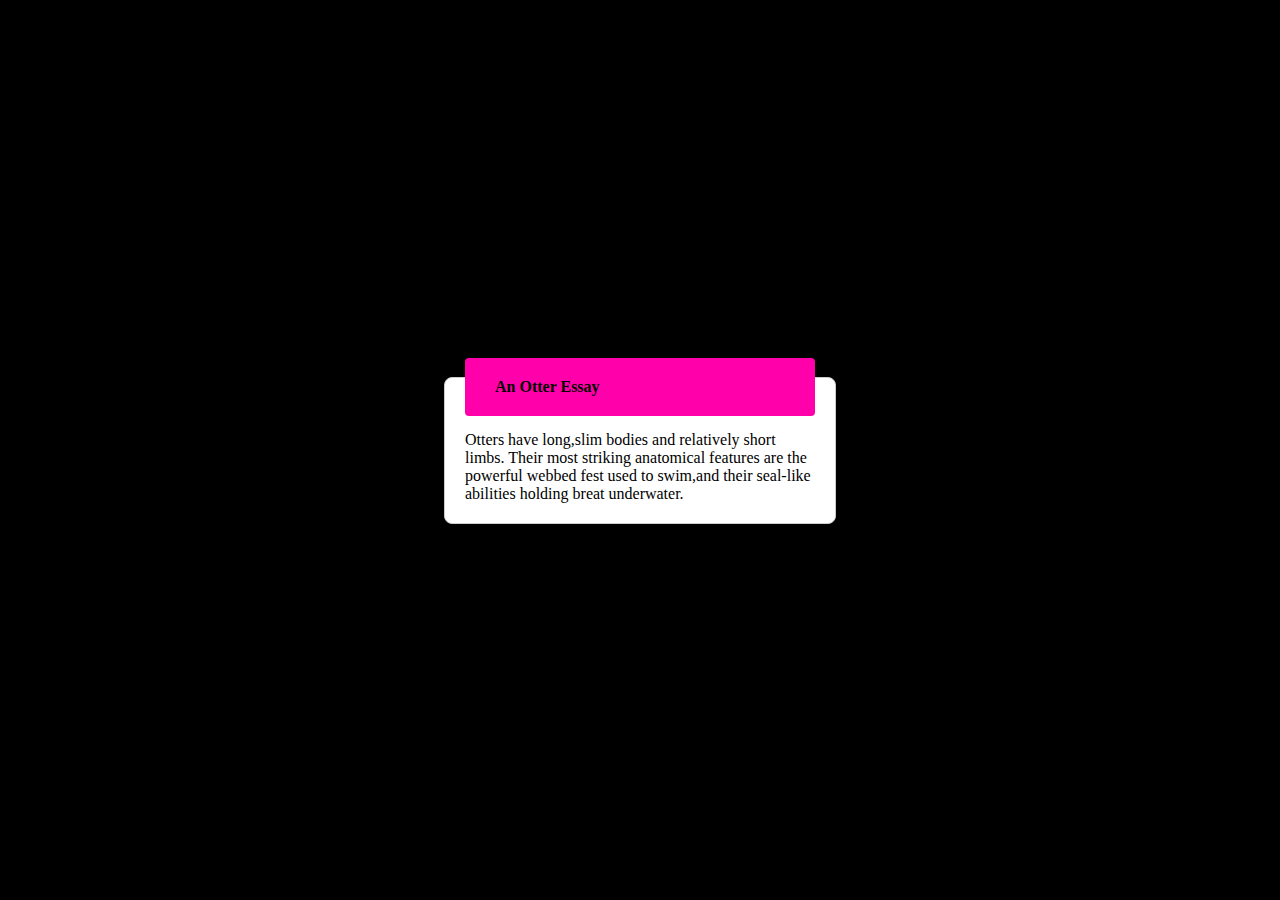
<file: css-assignments/Exercise_1/index.html>
<html lang="en">
<head>
    <meta charset="UTF-8">
    <meta name="viewport" content="width=device-width, initial-scale=1.0">
    <title>Otter Essay</title>
    <link rel="stylesheet" href="stylesheet/style.css">
</head>
<body>
    <div class="container">
        <div class="heading">An Otter Essay</div>
        <div class="content">
            Otters have long,slim bodies and relatively short limbs. Their most striking anatomical features are the powerful webbed fest used to swim,and their seal-like abilities holding breat underwater.
        </div>
    </div>
</body>
</html>
</file>
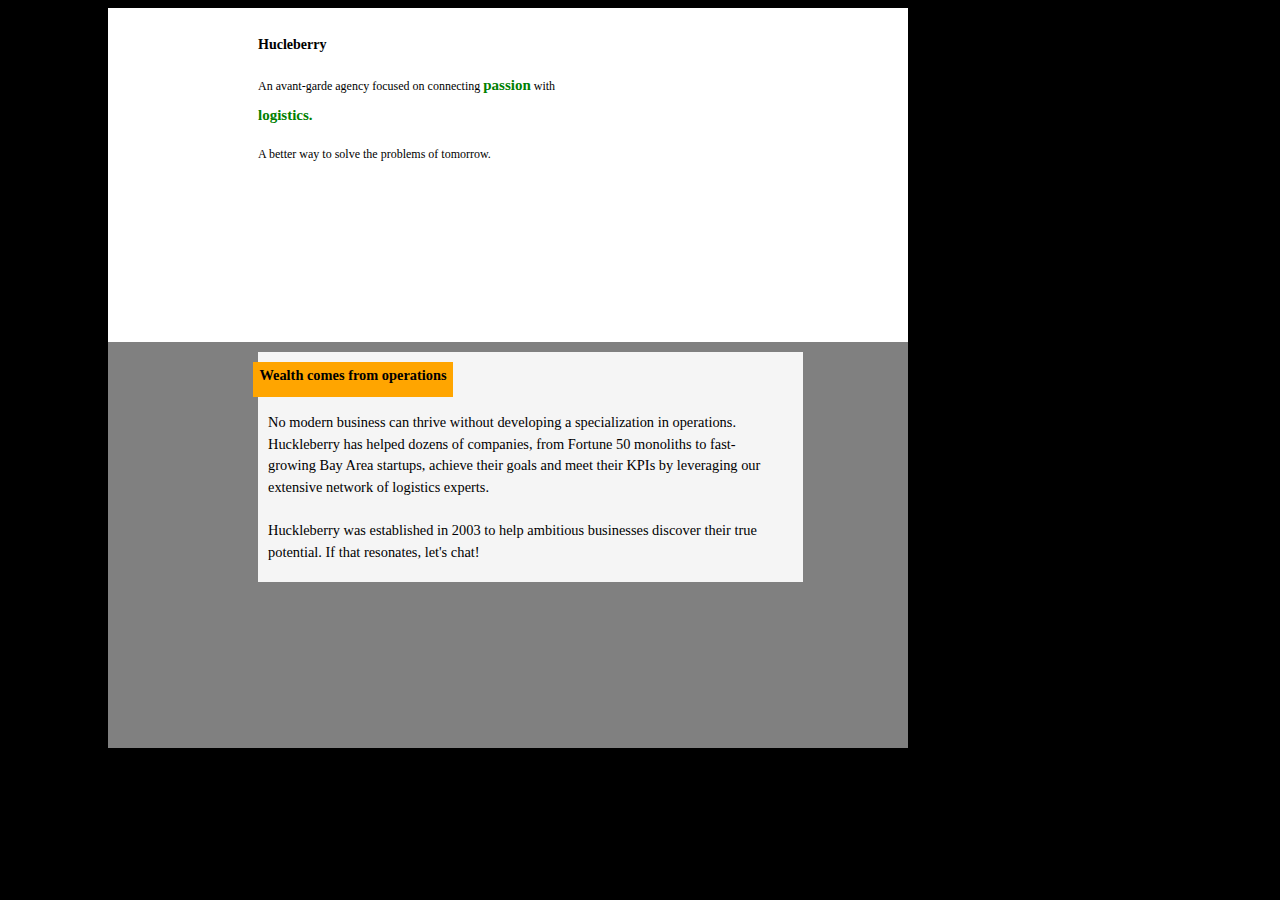
<file: css-assignments/Exercise_2/index.html>
<!DOCTYPE html>
<html lang="en">
<head>
    <meta charset="UTF-8">
    <meta name="viewport" content="width=device-width, initial-scale=1.0">
    <title>Huckleberry Design</title>
      <link rel="stylesheet" href="stylesheet/style.css">


</head>
<body>
    <div class="card" >
        <div class="card-body1">
            <h3>Hucleberry</h3>
            <p>
                An avant-garde agency focused on connecting <span>passion</span> with <span>logistics.</span></p>
              
                <p>A better way to solve the problems of tomorrow.</p>
        </div>
        
        <div class="card-body2">
          <div class="card-title">Wealth comes from operations</div>
            <div class="card-text">No modern business can thrive without developing a specialization in operations. 
                Huckleberry has helped dozens of companies, from Fortune 50 monoliths to 
                fast-growing Bay Area startups, achieve their goals and meet their KPIs by leveraging our 
                extensive network of logistics experts.
                <br>
                <br>
                Huckleberry was established in 2003 to help ambitious businesses discover their true 
                potential. If that resonates, let's chat!
            </div>
          </div>
        </div>
</body>
</html>
</file>
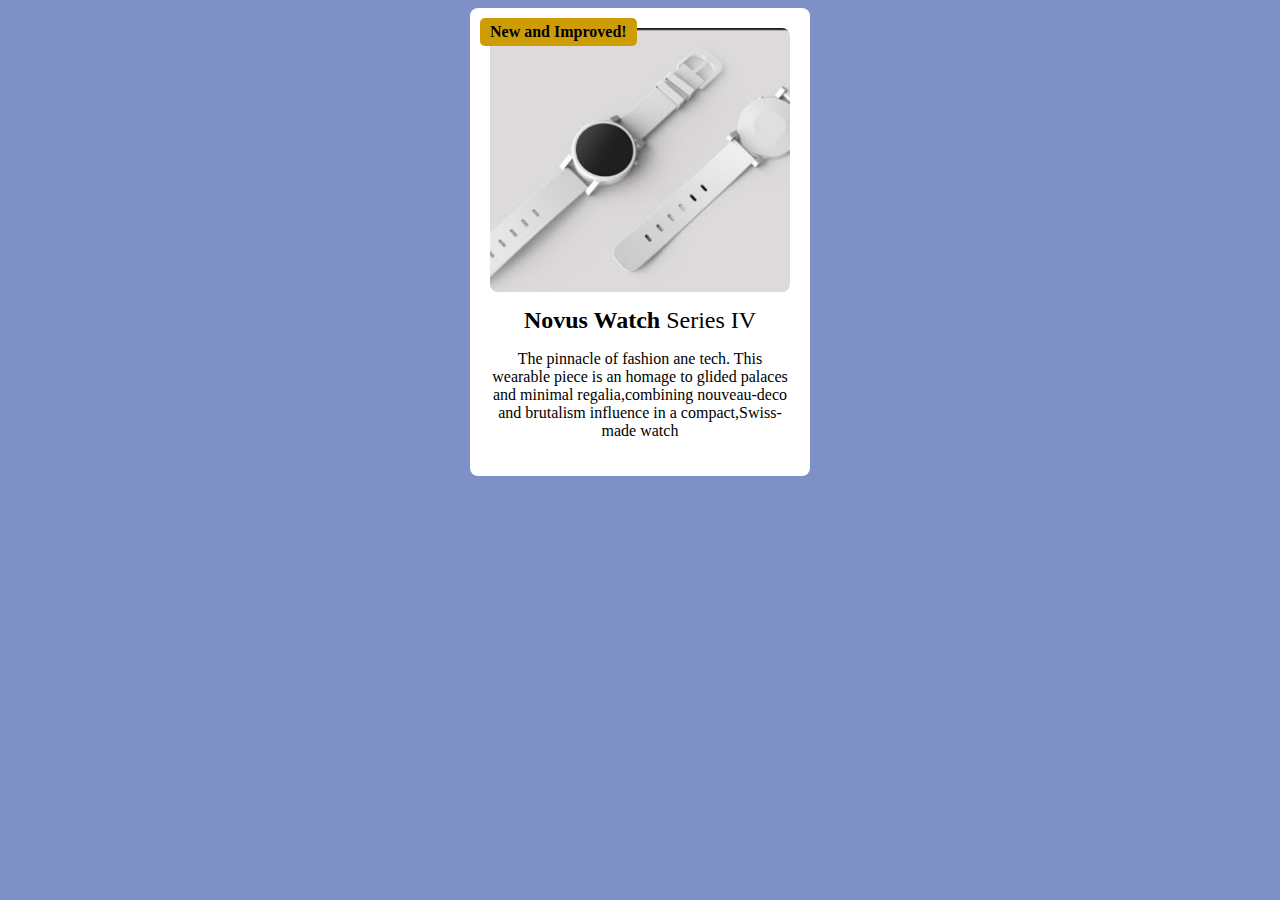
<file: css-assignments/Exercise_3/index.html>
<html lang="en">
<head>
    <meta charset="UTF-8">
    <meta name="viewport" content="width=device-width, initial-scale=1.0">
    <title>Novus Watch</title>
    <link rel="stylesheet" href="stylesheet/style.css">
</head>
<body>
    <div class="container">
        <div class="badge">New and Improved!</div>
        <img src="image/Screenshot_20250110-191836.png" alt="" class="watch-image">
        <div class="content">
            <h1>Novus Watch<span> Series IV</span></h1>
            <p>The pinnacle of fashion ane tech. This wearable piece is an homage to glided palaces and minimal regalia,combining nouveau-deco and brutalism influence in a compact,Swiss-made watch</p>
        </div>
    </div>
</body>
</html>
</file>
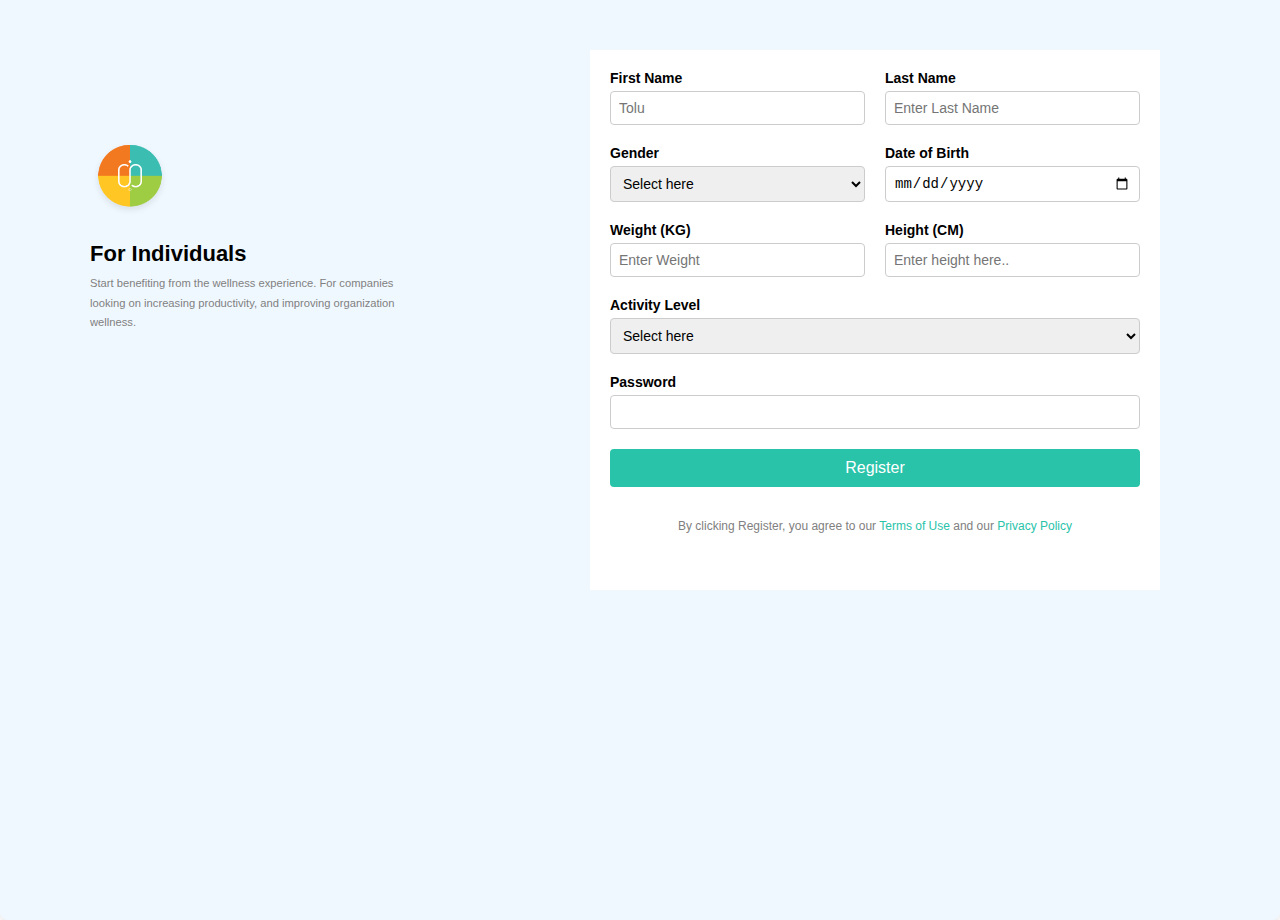
<file: css-assignments/Exercise_4/index.html>
<!DOCTYPE html>
<html lang="en">
<head>
    <meta charset="UTF-8">
    <meta name="viewport" content="width=device-width, initial-scale=1.0">
    <title>Sign Up</title>
    <link rel="stylesheet" href="stylesheet/style.css">
</head>
<body>
    <div class="container">
        <div class="left-section">
            <img src="image/Logo.png" alt="">
            <h2>For Individuals</h2>
            <p>Start benefiting from the wellness experience. For companies looking on increasing productivity, and improving organization wellness.</p>
        </div>
        <div class="form-container">
            <form>
                <div class="form-group">
                    <label for="first-name">First Name</label>
                    <input type="text" id="first-name" placeholder="Tolu">
                </div>
                <div class="form-group">
                    <label for="last-name">Last Name</label>
                    <input type="text" id="last-name" placeholder="Enter Last Name">
                </div>
                <div class="form-group">
                    <label for="gender">Gender</label>
                    <select id="gender">
                        <option value="" disabled selected>Select here</option>
                                <option value="male">Male</option>
                                <option value="female">Female</option>
                                <option value="other">Other</option>
                    </select>
                </div>
                <div class="form-group">
                    <label for="dob">Date of Birth</label>
                    <input type="date" id="dob">
                </div>
                <div class="form-group">
                    <label for="weight">Weight (KG)</label>
                    <input type="text" id="weight" placeholder="Enter Weight">
                </div>
                <div class="form-group">
                    <label for="height">Height (CM)</label>
                    <input type="text" id="height" placeholder="Enter height here..">
                </div>
                <div class="form-group" style="grid-column: span 2;">
                    <label for="activity">Activity Level</label>
                    <select id="activity">
                        <option>Select here</option>
                    </select>
                </div>
                <div class="form-group" style="grid-column: span 2;">
                    <label for="password">Password</label>
                    <input type="password" id="password">
                </div>
                <button type="submit" class="register-btn">Register</button>
                <p class="terms">By clicking Register, you agree to our <a href="#">Terms of Use</a> and our <a href="#">Privacy Policy</a></p>
            </form>
        </div>
    </div>
</body>
</html>
</file>
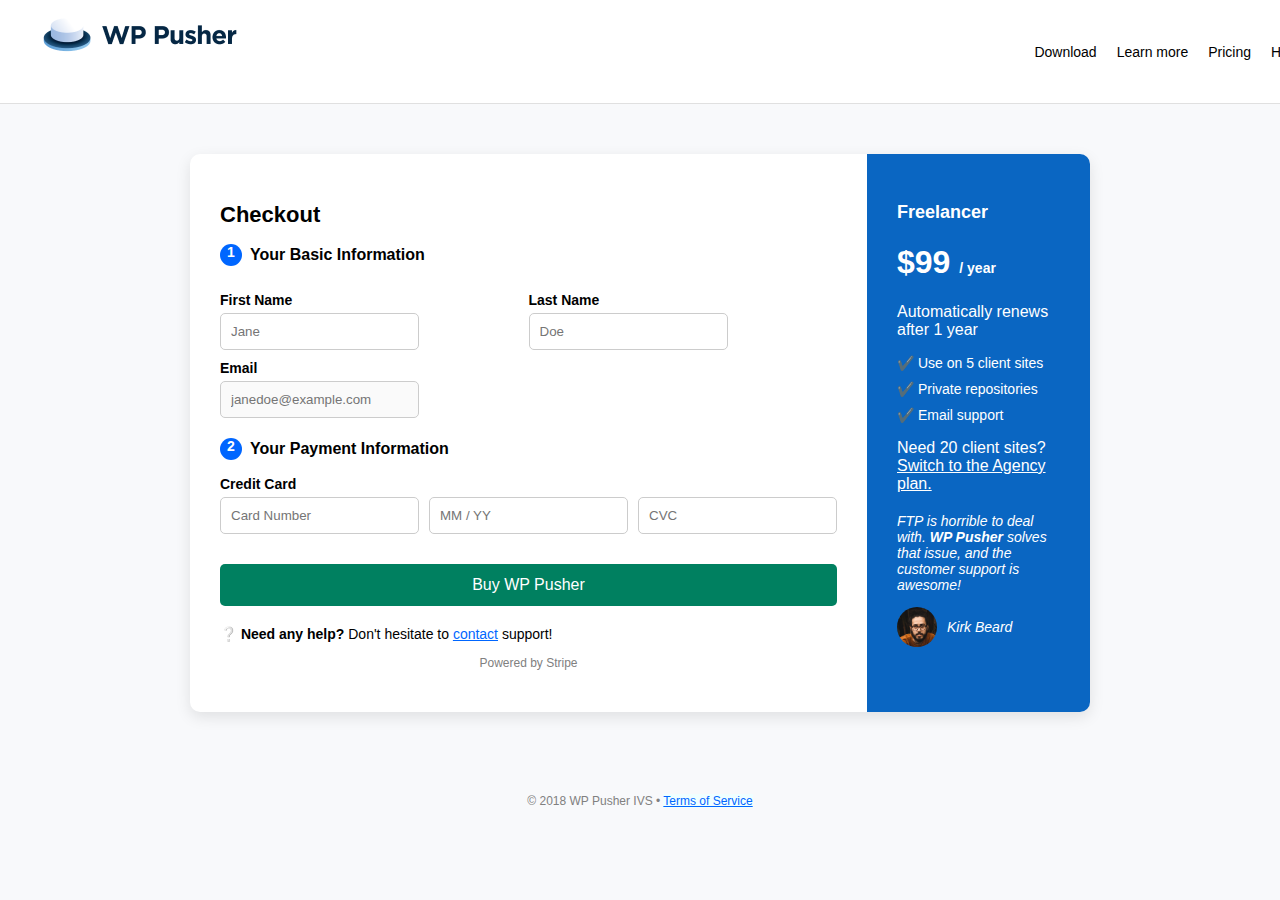
<file: css-assignments/Exercise_5/index.html>
<!DOCTYPE html>
<html lang="en">
<head>
    <meta charset="UTF-8">
    <meta name="viewport" content="width=device-width, initial-scale=1.0">
    <title>Checkout - WP Pusher</title>
    <link rel="stylesheet" href="stylesheet/style.css">
</head>
<body>

    <header>
        <div class="logo">
            <img src="image/wppusher-logo copy.png" alt="">
        </div>
        <nav>
            <a href="#">Download</a>
            <a href="#">Learn more</a>
            <a href="#">Pricing</a>
            <a href="#">Help</a>
            <button class="account-btn">Account</button>
        </nav>
    </header>

    <div class="checkout-container">
        <div class="checkout-box">
            <h2>Checkout</h2>

            <div class="section">
                <h3><span class="number">1</span> Your Basic Information</h3>
                <div class="form-name">
                    <div>
                    <label>First Name</label>
                    <input type="text" placeholder="Jane">
                     </div>
                    
                    <div>
                        <label>Last Name</label>
                        <input type="text" placeholder="Doe">
                    </div>
                </div>
                
                <div class="form-group">
                    <label>Email</label>
                    <input type="email" placeholder="janedoe@example.com" disabled>
                </div>
            </div>

            <div class="section">
                <h3><span class="number">2</span> Your Payment Information</h3>
                <div class="form-group">
                    <label>Credit Card</label>
                    <div class="card-input">
                        <input type="text" placeholder="Card Number">
                        <input type="text" placeholder="MM / YY">
                        <input type="text" placeholder="CVC">
                    </div>
                </div>
            </div>

            <button class="buy-btn">Buy WP Pusher</button>

            <div class="help">
                <p>❔ <strong>Need any help?</strong> Don't hesitate to <a href="#">contact</a> support!</p>
                <p class="stripe">Powered by Stripe</p>
            </div>
        </div>

        <div class="sidebar">
            <h3>Freelancer</h3>
            <h1>$99 <span>/ year</span></h1>
            <p>Automatically renews after 1 year</p>
            <ul>
                <li>✔️ Use on 5 client sites</li>
                <li>✔️ Private repositories</li>
                <li>✔️ Email support</li>
            </ul>
            <p>Need 20 client sites? <a href="#">Switch to the Agency plan.</a></p>
            <div class="testimonial">
                <p><i>FTP is horrible to deal with. <strong>WP Pusher</strong> solves that issue, and the customer support is awesome!</i></p>
                <div class="testimonial-user">
                    <img src="image/user2.jpg" alt="">
                    <span>Kirk Beard</span>
                </div>
            </div>
        </div>
    </div>

    <footer>
        <p>© 2018 WP Pusher IVS • <a href="#">Terms of Service</a></p>
    </footer>

</body>
</html>
</file>
<file: css-assignments/Exercise_1/stylesheet/style.css>
body{
    font-family: Arial, sans-serif;
    display: flex;
    justify-content: center;
    align-items: center;
    height: 100vh;
    margin: 0;
    background-color: black;
}

.container{
    display: grid;
    background-color: white;
    width: 100%;
    position: relative;
    border-radius: 8px;
    border: 1px solid #ccc;
    padding: 20px;
    max-width: 350px;
    font-family: Georgia,serif;
    box-shadow: 0 4px 8px rgba(0, 0, 0, 0.1);
}

.heading{
    background-color: #ff00aa;
    color: black;
    font-weight: bold;
    padding: 20px 30px;
    border-radius: 4px;
    font-family: Georgia,serif;
    top: -20px;
    margin-top: -40px;
    margin-bottom: 15px;
}j 

.content{
    font-size: 14px;
    line-height: 1.5;
    color: #333;
}
</file>
<file: css-assignments/Exercise_2/stylesheet/style.css>
@media (min-width: 768px) and (max-width: 1440px)  {

    body {
        background-color: black;
    }
    
    .card {
        background-color: white;
        height: 80vh;
        width: 800px;
        position: relative;
        margin-left: 100px;    
    }
    
    
    
    .card-body1 {
      height: 45%;
      padding-left: 150px;
      padding-right: 400px;
      padding-top: 10px;
      line-height: 1.2rem;
      text-wrap: wrap;
      font-size: 12px;
    }
    
    
    span {
    color: green;
    font-family: Lato;
    font-size: 12px;
    font-weight: 800;
    line-height: 30px;
    text-align: left;
    text-underline-position: from-font;
    text-decoration-skip-ink: none;
    }
    
    .card-body2 {
      height: 55%;
        background-color: grey;
        border-top: 10px solid grey;
        color: white;            
    }
    
    .card-title {
      height: 30px;
      width: 200px;
      background-color: orange;
      color: black;
      font-weight: bolder;
      font-size: 13px;
      text-align: center;
      position: absolute;
      padding-top: 10px;
      margin-left: 145px;
      margin-top: 5px;
      z-index: 1;
    }
    
    .card-text {
      background-color: whitesmoke;
      position: relative;
      height: 140px;
      width: 500px;
      margin-left: 150px;
      padding-top: 60px;
      padding-left: 10px;
      padding-right: 35px;
      font-size: 13px;
      text-wrap: wrap;
      line-height: 1.5;
      color: black;
    }
    
    }
    
    
    
    @media (max-width: 768px) {
    
    
      body {
          background-color: black;
      }
      
      .card {
          background-color: white;
          height: 100vh;
          width: 100%;    
      }
      
      
      
      .card-body1 {
        height: 35%;
        font-size: 0.7rem;
        line-height: 1.2rem;
        padding-top: 35px;
        padding-inline-start: 10px;
        padding-inline-end: 250px;
        text-wrap: wrap;
        border-bottom: 3px solid lightgray;
      }
      
      h3 {
        font-size: 1.2rem;
    }
      span {
      color: green;
      font-family: Lato;
      font-size: 0.5rem;
      font-weight: 800;
      line-height: 1.5rem;
      }
      
      .card-body2 {
          width: 100%;
        height: 40%;
          background-color: grey;
          border-top: 10px solid grey;
          color: white;            
      }
      
      .card-title {
        height: 15px;
        width: 150px;
        background-color: orange;
        color: black;
        font-weight: bolder;
        font-size: 0.7rem;
        padding-inline-start: 10px;
        position: absolute;
        padding-top: 5px;
        margin-top: 25px;
        border-bottom: 3px solid grey;
        z-index: 1;
      }
      
      .card-text {
        background-color: whitesmoke;
        position: relative;
        height: 60%;
        width: auto;
        font-size: 0.7rem;
        text-wrap: wrap;
        line-height: 1.5;
        color: black;
        margin-top: 20px;
        padding-top: 35px;
        padding-inline-start: 10px;
        padding-inline-end: 10px;
        border-bottom: 3px solid lightgray;
      }
      
      }
      
    @media (min-width: 1024px) {
    
    
      body {
        background-color: black;
    }
    
    .card {
        background-color: white;
        height: 80vh;
        width: 800px;
        position: relative;
        margin-left: 100px;
        
    }
    
    
    
    .card-body1 {
      height: 45%;
      padding-left: 150px;
      padding-right: 350px;
      padding-top: 10px;
      line-height: 1.5rem;
      text-wrap: wrap;
    }
    
    
    span {
    color: green;
    font-family: Lato;
    font-size: 15px;
    font-weight: 800;
    line-height: 30px;
    text-align: left;
    text-underline-position: from-font;
    text-decoration-skip-ink: none;
    
    }
    
    .card-body2 {
      height: 55%;
        background-color: grey;
        border-top: 10px solid grey;
        color: white;            
    }
    
    .card-title {
      height: 30px;
      width: 200px;
      background-color: orange;
      color: black;
      font-weight: bolder;
      font-size: 0.9rem;
      text-align: center;
      position: absolute;
      padding-top: 5px;
      margin-left: 145px;
      margin-top: 10px;
      z-index: 1;
    }
    
    .card-text {
      background-color: whitesmoke;
      position: relative;
      height: 170px;
      width: 500px;
      margin-left: 150px;
      padding-top: 60px;
      padding-left: 10px;
      font-size: 0.9rem;
      text-wrap: wrap;
      line-height: 1.5;
      color: black;
    }
    
    }
</file>
<file: css-assignments/Exercise_3/stylesheet/style.css>
body{
    background-color: #7f90c7;
    border: 10px;
}

.container{
    background-color: white;
    border-radius: 8px;
    width: 300px;
    padding: 20px;
    text-align: center;
    position: relative;
    transition: ;
    margin: auto;
    
}
.badge{
    background-color: #ce9c05;
    color: #000;
    font-weight: bold;
    border-radius: 5px;
    padding: 5px 10px;
    position: absolute;
    top: 10px;
    left: 10px;
    text-align: center;
}

.watch-image{
    width: 100%;
    height: auto;
    border-radius: 8px;
}

.content{
    background-color: white;
    height: auto;
    margin-top: 10px;
}

.content h1{
    font-size: 1.5em;
    margin: 15px;
}

.content h1 span{
    font-size: 1em;
    font-weight: lighter;
}

.content h1 p{
    color: #666;
    font-size: 0.9em;
    margin-top: 10px;
}
</file>
<file: css-assignments/Exercise_4/stylesheet/style.css>
body {
    font-family: Arial, sans-serif;
    background-color: white;
    margin: 0;
    padding: 0;
    display: flex;
    justify-content: center;
    align-items: center;
    height: 100vh;
}

.container {
    display: flex;
    background-color: aliceblue;
    padding: 20px;
    border-radius: 8px;
    box-shadow: 0 4px 8px rgba(0, 0, 0, 0.1);
    width: 1440px;
    height: 100%;
}

.left-section {
    flex: 1;
    padding: 20px;
}

img {
    width: 80px;
    height: 80px;
    border-radius: 50%;
    margin-bottom: 10px;
    margin-top: 120px;
    margin-left: 50px;
}

h2 {
    margin: 10px 0;
    font-size: 22px;
}

.left-section > p, .left-section > h2 {
    padding-left: 50px;
    padding-inline-end: 150px;
    line-height: 1.2rem;
}

p {
    font-size: 0.7rem;
    color: gray;
}

.form-container {
    flex: 1;
    padding: 20px;
    margin-top: 50px;
    margin-right: 100px;
    background-color: white;
    Width: 580px;
    Height: 500px;
}

form {
    display: grid;
    grid-template-columns: 1fr 1fr;
    gap: 20px;
}

.form-group {
    display: flex;
    flex-direction: column;
}

label {
    font-size: 14px;
    font-weight: bold;
    margin-bottom: 5px;
}

input, select {
    padding: 8px;
    border: 1px solid #ccc;
    border-radius: 4px;
    font-size: 14px;
}

.register-btn {
    grid-column: span 2;
    background-color: #28c3a9;
    color: white;
    padding: 10px;
    border: none;
    border-radius: 4px;
    font-size: 16px;
    cursor: pointer;
}

.register-btn:hover {
    background-color: #1ea08b;
}


.terms {
    grid-column: span 2;
    font-size: 12px;
    text-align: center;
    color: gray;
}

.terms a {
    color: #28c3a9;
    text-decoration: none;
}

@media (max-width: 600px) {
* {
    margin: 0;
    padding: 0;

}

body {
    font-family: Arial, sans-serif;
    background-color: #f0f8ff;
    
}

.container {
    display: flex;
    flex-direction: column;
    max-width: 600px;
    height: 100vh;
    position: relative;
}

.left-section {
    position: relative;
    width: 600px;
}

img {
    width: 40px;
    height: 40px;
    border-radius: 50%;
}

h2 {
    font-size: 24px;
    color: #000;
}

p {
    font-size: 14px;
    color: gray;
}

.form-container {
    position: relative;
    width: 60%;
    height: 800px;
    background-color: white;
    padding: 5px;
    padding-left: 10px;
    margin-left: 70px;
    border-radius: 8px;
    box-shadow: 0 4px 8px rgba(0, 0, 0, 0.1);
}

form {
    display: flex;
    flex-direction: column;
    gap: 15px;
    
}

label {
    font-size: 14px;
    font-weight: bold;
}

input, select {
    padding: 10px;
    border: 1px solid #ccc;
    border-radius: 4px;
    font-size: 14px;
    width: 80%;
}

button.register-btn {
    background-color: #28c3a9;
    color: white;
    padding: 12px;
    border: none;
    border-radius: 4px;
    font-size: 16px;
    cursor: pointer;
    width: 80%;
}

button.register-btn:hover {
    background-color: #1ea08b;
}

.terms {
    font-size: 12px;
    text-align: center;
    color: gray;
}

.terms a {
    color: #28c3a9;
    text-decoration: none;
}
}
</file>
<file: css-assignments/Exercise_5/stylesheet/style.css>
body {
    font-family: Arial, sans-serif;
    background-color: #f8f9fb;
    margin: 0;
    padding: 0;
}

/* Header */
header {
    display: flex;
    justify-content: space-between;
    padding: 15px 40px;
    background: white;
    border-bottom: 1px solid #e0e0e0;
    width: 1360px;
    height: 73px;
    top: 28px;
    left: 40px;
    gap: 0px;
    opacity: 0px;

}

.logo {
    font-size: 20px;
    font-weight: bold;
}

nav {
    display: flex;
    align-items: center;
    align-self: left;
    gap: 20px;
}

nav a {
    text-decoration: none;
    color: black;
    font-size: 14px;
}

.account-btn {
    padding: 8px 15px;
    border: 1px solid #ccc;
    background: white;
    cursor: pointer;
    border-radius: 5px;
}

/* Checkout Container */
.checkout-container {
    display: flex;
    max-width: 900px;
    margin: 50px auto;
    background: white;
    border-radius: 10px;
    box-shadow: 0 5px 15px rgba(0, 0, 0, 0.1);
}

/* Left Section */
.checkout-box {
    flex: 2;
    padding: 30px;
}

h2 {
    font-size: 22px;
    margin-bottom: 10px;
}

.section {
    margin-bottom: 20px;
}

h3 {
    font-size: 16px;
    display: flex;
    align-items: center;
}

.number {
    display: inline-block;
    background: #0066ff;
    color: white;
    font-size: 14px;
    width: 22px;
    height: 22px;
    text-align: center;
    border-radius: 50%;
    margin-right: 8px;
}

.form-name {
    display: grid;
    grid-template-columns: 1fr 1fr;
    margin: 10px 0;
}

label {
    display: block;
    margin-top: 10px;
    font-size: 14px;
    font-weight: bold;
    margin-bottom: 5px;
}

input {
    padding: 10px;
    border: 1px solid #ccc;
    border-radius: 5px;
}

.card-input {
    display: flex;
    gap: 10px;
}

.card-input input {
    flex: 1;
}

.buy-btn {
    width: 100%;
    background: #008060;
    color: white;
    border: none;
    padding: 12px;
    font-size: 16px;
    cursor: pointer;
    border-radius: 5px;
    margin-top: 10px;
}

.buy-btn:hover {
    background: #006645;
}

/* Help Section */
.help {
    margin-top: 20px;
    font-size: 14px;
}

.help a {
    color: #0066ff;
}

.stripe {
    text-align: center;
    font-size: 12px;
    color: gray;
}

/* Sidebar */
.sidebar {
    flex: 1;
    background: #0A66C2;
    color: white;
    padding: 30px;
    border-radius: 0 10px 10px 0;
}

.sidebar h3 {
    font-size: 18px;
}

.sidebar h1 {
    font-size: 32px;
}

.sidebar span {
    font-size: 14px;
}

.sidebar ul {
    list-style: none;
    padding: 0;
}

.sidebar ul li {
    font-size: 14px;
    margin: 10px 0;
}

.sidebar a {
    color: white;
    text-decoration: underline;
}

/* Testimonial */
.testimonial {
    margin-top: 20px;
    font-size: 14px;
    font-style: italic;
}

.testimonial-user {
    display: flex;
    align-items: center;
    margin-top: 10px;
}

.testimonial-user img {
    width: 40px;
    height: 40px;
    border-radius: 50%;
    margin-right: 10px;
}

/* Footer */
footer {
    text-align: center;
    padding: 20px;
    font-size: 12px;
    color: gray;
}

footer a {
    color: #0066ff;
    background-color:azure ;
}
</file>
